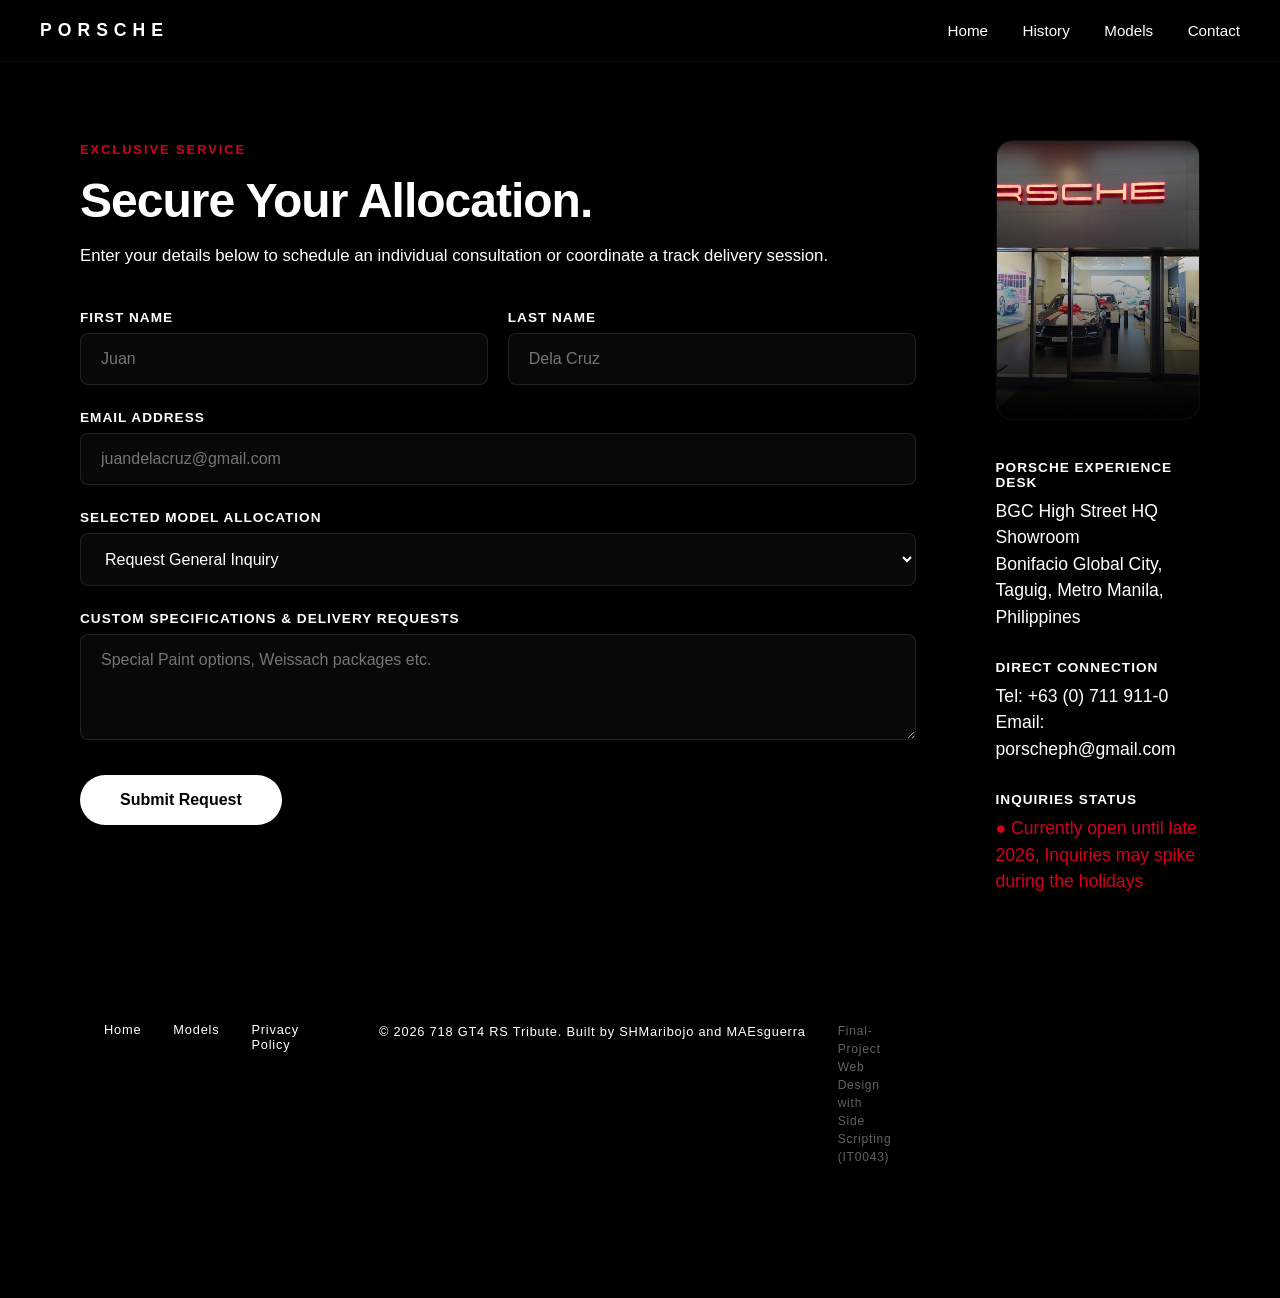
<file: contact.html>
<!DOCTYPE html>
<html lang="en">
<head>
    <meta charset="UTF-8">
    <meta name="viewport" content="width=device-width, initial-scale=1.0">
    <title>Porsche Consultation Desk</title>
    <link rel="stylesheet" href="homestyle.css">
</head>
<body>

    <header class="global-header">
            <div class="logo">PORSCHE</div>
        <nav class="nav-links">
            <a href="index.html">Home</a>
            <a href="history.html">History</a>
            <a href="models.html">Models</a>
            <a href="contact.html" class="active">Contact</a>
        </nav>
    </header>

    <main class="contact-page">
        <div class="contact-container">
            
            <section class="contact-form-section">
                <span class="tag">Exclusive Service</span>
                <h1>Secure Your Allocation.</h1>
                <p class="subtitle">Enter your details below to schedule an individual consultation or coordinate a track delivery session.</p>

                <form id="consultation-form" class="porsche-form">
                    <div class="input-row">
                        <div class="input-group">
                            <label for="first-name">First Name</label>
                            <input type="text" id="first-name" placeholder="Juan" required>
                        </div>
                        <div class="input-group">
                            <label for="last-name">Last Name</label>
                            <input type="text" id="last-name" placeholder="Dela Cruz" required>
                        </div>
                    </div>

                    <div class="input-group">
                        <label for="email">Email Address</label>
                        <input type="email" id="email" placeholder="juandelacruz@gmail.com" required>
                    </div>

                    <div class="input-group">
                        <label for="model-select">Selected Model Allocation</label>
                        <select id="model-select">
                            <option value="general">Request General Inquiry</option>
                            <option value="base">718 Cayman</option>
                            <option value="s">718 Cayman S</option>
                            <option value="boxster">718 Cayman Boxster</option>
                            <option value="gts 4.0">718 Cayman GTS 4.0</option>
                            <option value="spyder rs">718 Cayman Spyder RS</option>
                            <option value="gt4 rs"> 718 Cayman GT4 RS</option>
                        </select>
                    </div>

                    <div class="input-group">
                        <label for="message">Custom Specifications & Delivery Requests</label>
                        <textarea id="message" rows="4" placeholder="Special Paint options, Weissach packages etc. "></textarea>
                    </div>

                    <button type="submit" class="submit-btn">Submit Request</button>
                </form>
            </section>

            <section class="contact-details-section">
                <div class="showroom-visual">
                    <img src="showroom.webp" alt="Modern minimal Porsche showroom interior design" class="showroom-img">
                    <div class="visual-overlay"></div>
                </div>

                <div class="showroom-details">
                    <div class="detail-block">
                        <h3>Porsche Experience Desk</h3>
                        <p>BGC High Street HQ Showroom<br>Bonifacio Global City, Taguig, Metro Manila, Philippines</p>
                    </div>
                    <div class="detail-block">
                        <h3>Direct Connection</h3>
                        <p>Tel: +63 (0) 711 911-0<br>Email: porscheph@gmail.com</p>
                    </div>
                    <div class="detail-block">
                        <h3>Inquiries Status</h3>
                        <p class="status-indicator">● Currently open until late 2026, Inquiries may spike during the holidays</p>
                    </div>
                </div>
            </section>
             <footer class="porsche-footer">
    <div class="footer-container">
        <div class="footer-nav">
            <a href="index.html">Home</a>
            <a href="models.html">Models</a>
            <a href="#">Privacy Policy</a>
        </div>

        <hr class="footer-line">

        <div class="footer-legal">
            <p class="copyright">&copy; 2026 718 GT4 RS Tribute. Built by SHMaribojo and MAEsguerra</p>
            <p class="disclaimer">Final-Project Web Design with Side Scripting (IT0043) </p>
        </div>
    </div>
    </footer>

        </div>
    </main>

    <script>
        window.addEventListener('DOMContentLoaded', () => {
            const urlParams = new URLSearchParams(window.location.search);
            const modelParam = urlParams.get('model');
            if (modelParam) {
                const selectElement = document.getElementById('model-select');
                if (selectElement) {
                    selectElement.value = modelParam;
                }
            }
        })
    </script>
</body>
</html>
</file>
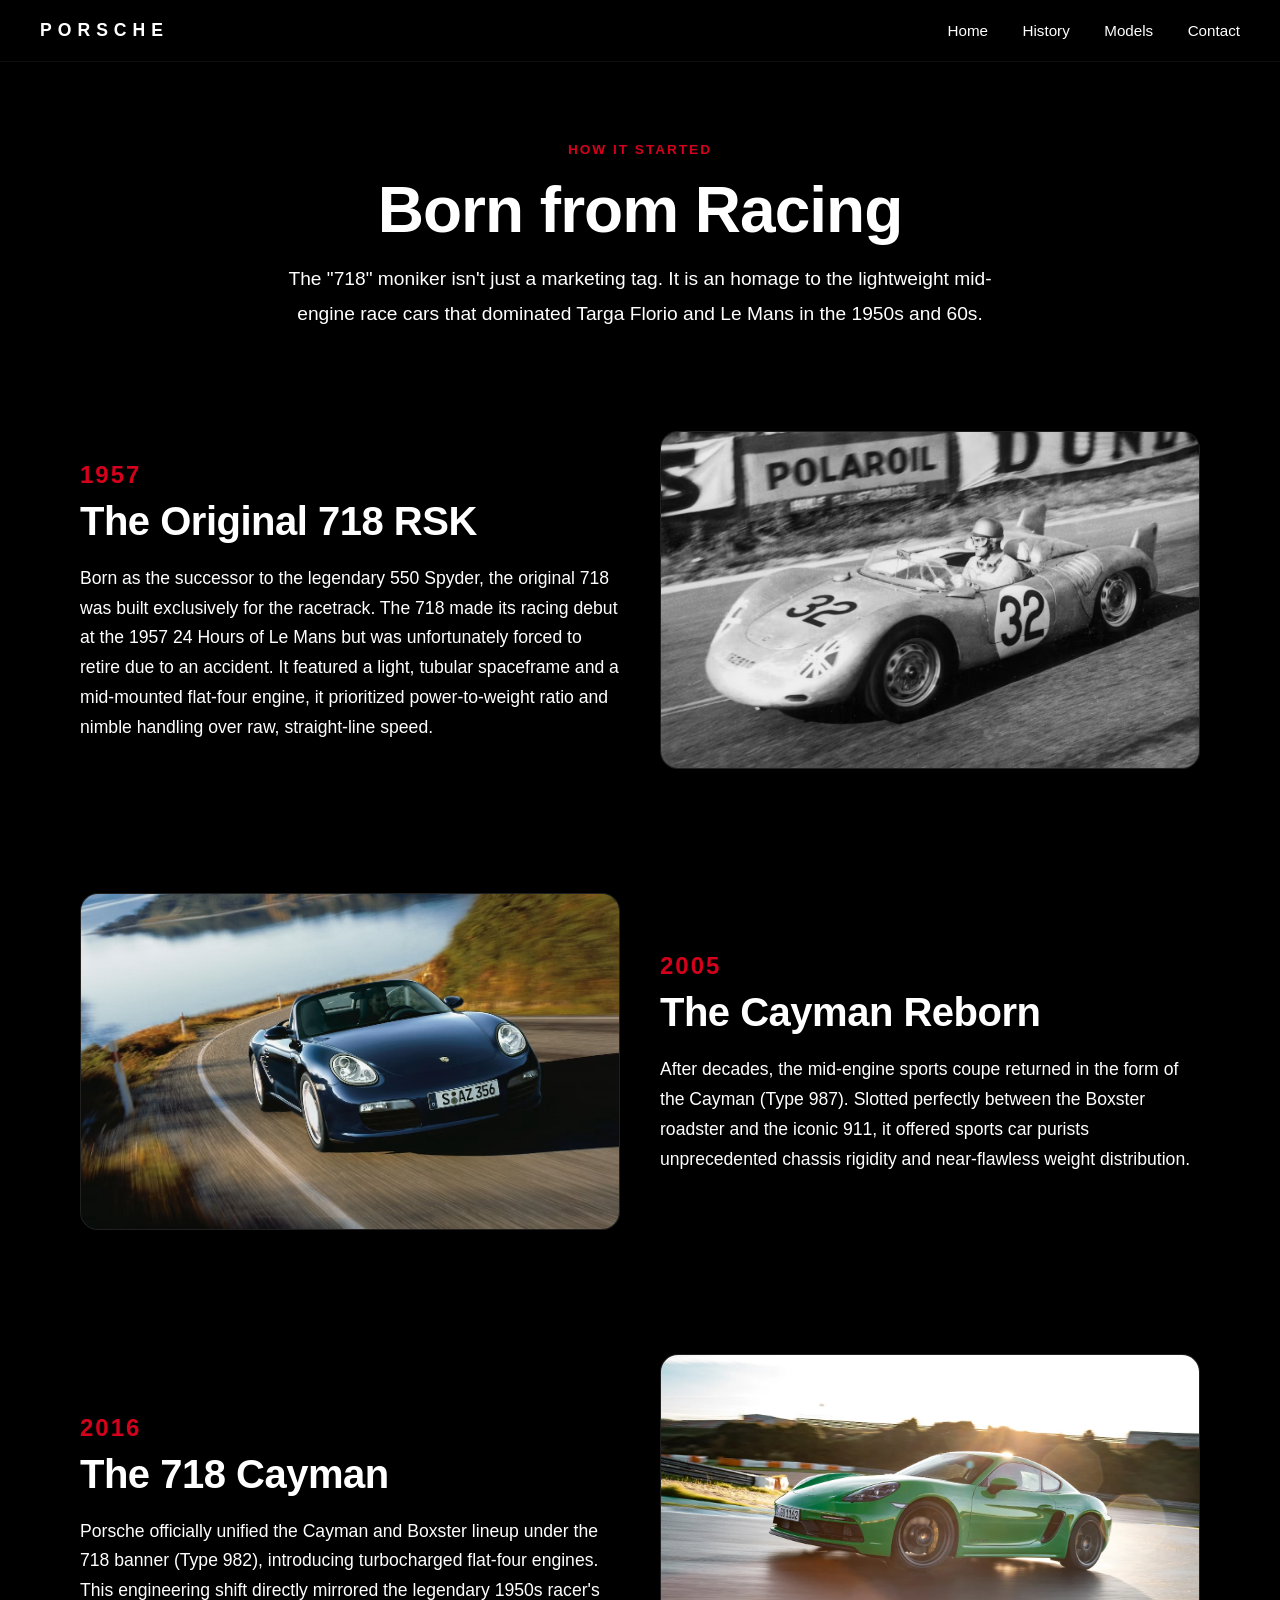
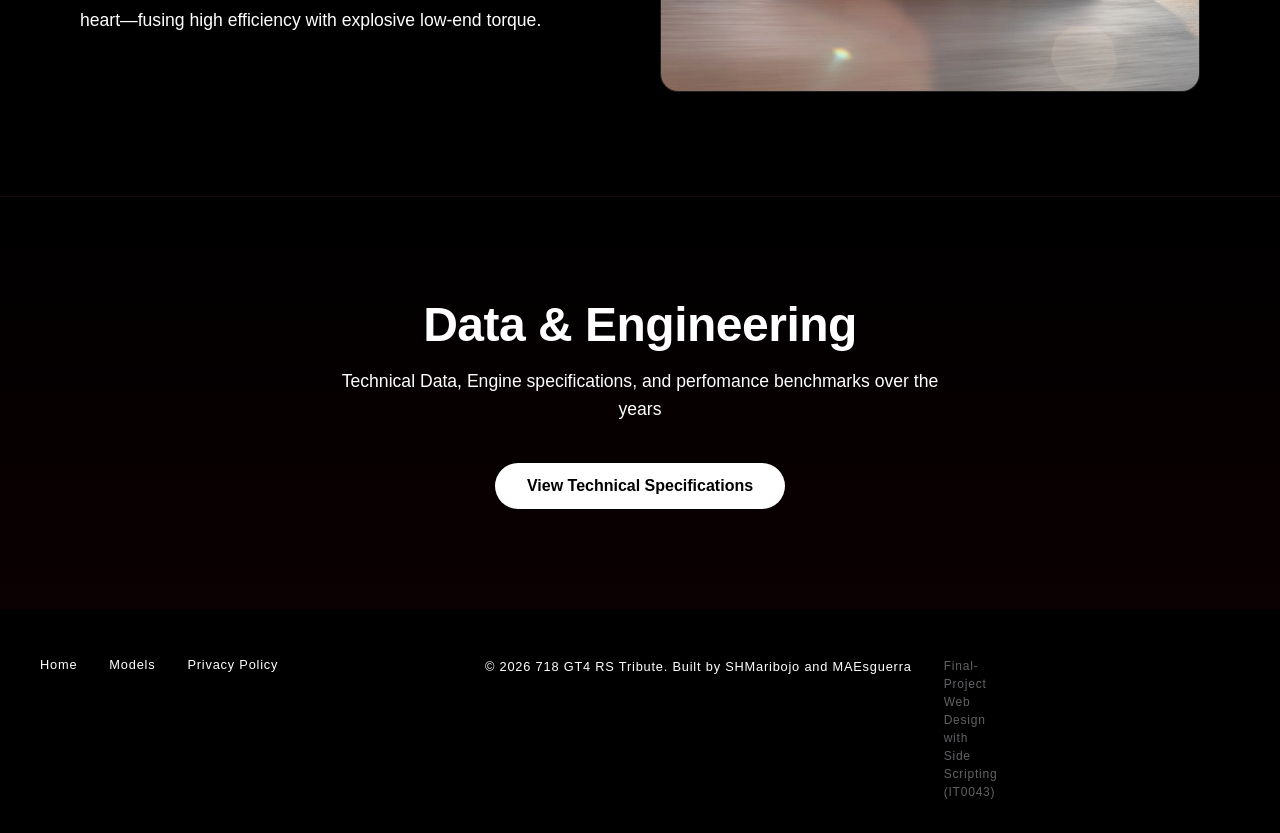
<file: history.html>
<!DOCTYPE html>
<html lang="en">
<head>
    <meta charset="UTF-8">
    <meta name="viewport" content="width=device-width, initial-scale=1.0">
    <title>Porsche 718 History</title>
    <link rel="stylesheet" href="homestyle.css">
</head>
<body>

    <header class="global-header">
        <div class="logo">PORSCHE</div>
        <nav class="nav-links">
            <a href="index.html">Home</a>
            <a href="history.html" class ="active"> History</a>
            <a href="models.html">Models</a>
            <a href="contact.html">Contact</a>    
        </nav>
    </header>

    <main class="history-page">
        <section class="history-hero">
            <span class="tag">How it started</span>
            <h1 class="history-main-title">Born from Racing</h1>
            <p class="history-intro">The "718" moniker isn't just a marketing tag. It is an homage 
                to the lightweight mid-engine race cars that dominated Targa Florio and Le Mans in the 1950s and 60s.</p>
        </section>

        <section class="timeline-container">
            <div class="timeline-row reveal">
                <div class="timeline-text">
                    <span class="era-year">1957</span>
                    <h3>The Original 718 RSK</h3>
                    <p>Born as the successor to the legendary 550 Spyder, the original 718 was built exclusively for the racetrack. The 718 made its racing debut at the 1957 24 Hours of Le Mans but was unfortunately forced to retire due to an accident.
                        It featured a light, tubular spaceframe and a mid-mounted flat-four engine, it prioritized power-to-weight ratio and nimble handling over raw, straight-line speed.</p>
                </div>
                <div class="timeline-visual">
                    <img src="oldporsche.avif" alt="1957 Porsche 718 RSK" class="history-img">
                </div>
            </div>

            <div class="timeline-row reveal reverse">
                <div class="timeline-text">
                    <span class="era-year">2005</span>
                    <h3>The Cayman Reborn</h3>
                    <p>After decades, the mid-engine sports coupe returned in the form of the Cayman (Type 987). Slotted perfectly between the Boxster roadster and the iconic 911, it offered sports car purists unprecedented chassis rigidity and near-flawless weight distribution.</p>
                </div>
                <div class="timeline-visual">
                    <img src="porsche.avif" alt="2005 Porsche Cayman 987" class="history-img">

                </div>
            </div>

            <div class="timeline-row reveal">
                <div class="timeline-text">
                    <span class="era-year">2016</span>
                    <h3>The 718 Cayman</h3>
                    <p>Porsche officially unified the Cayman and Boxster lineup under the 718 banner (Type 982), introducing turbocharged flat-four engines. 
                        This engineering shift directly mirrored the legendary 1950s racer's heart—fusing high efficiency with explosive low-end torque.</p>
                </div>
                <div class="timeline-visual">
                    <img src="newporsche.webp" alt= "2016 Porsche 718 Cayman" class = "history-img">
                </div>
            </div>

        </section>
    </main>
        <section class="history-footer-cta">
            <h2>Data & Engineering</h2>
            <p>Technical Data, Engine specifications, and perfomance benchmarks over the years</p>
            <a href="Specifications.html" class="ios-btn text-center">View Technical Specifications</a>
        </section>
       <footer class="porsche-footer">
    <div class="footer-container">
        <div class="footer-nav">
            <a href="index.html">Home</a>
            <a href="models.html">Models</a>
            <a href="#">Privacy Policy</a>
        </div>
        <div class="footer-legal">
            <p class="copyright">&copy; 2026 718 GT4 RS Tribute. Built by SHMaribojo and MAEsguerra</p>
            <p class="disclaimer">Final-Project Web Design with Side Scripting (IT0043) </p>
        </div>
    </div>
    </footer>
    </main>

    <script src="historyinteract.js"></script>
</body>
</html>
</file>
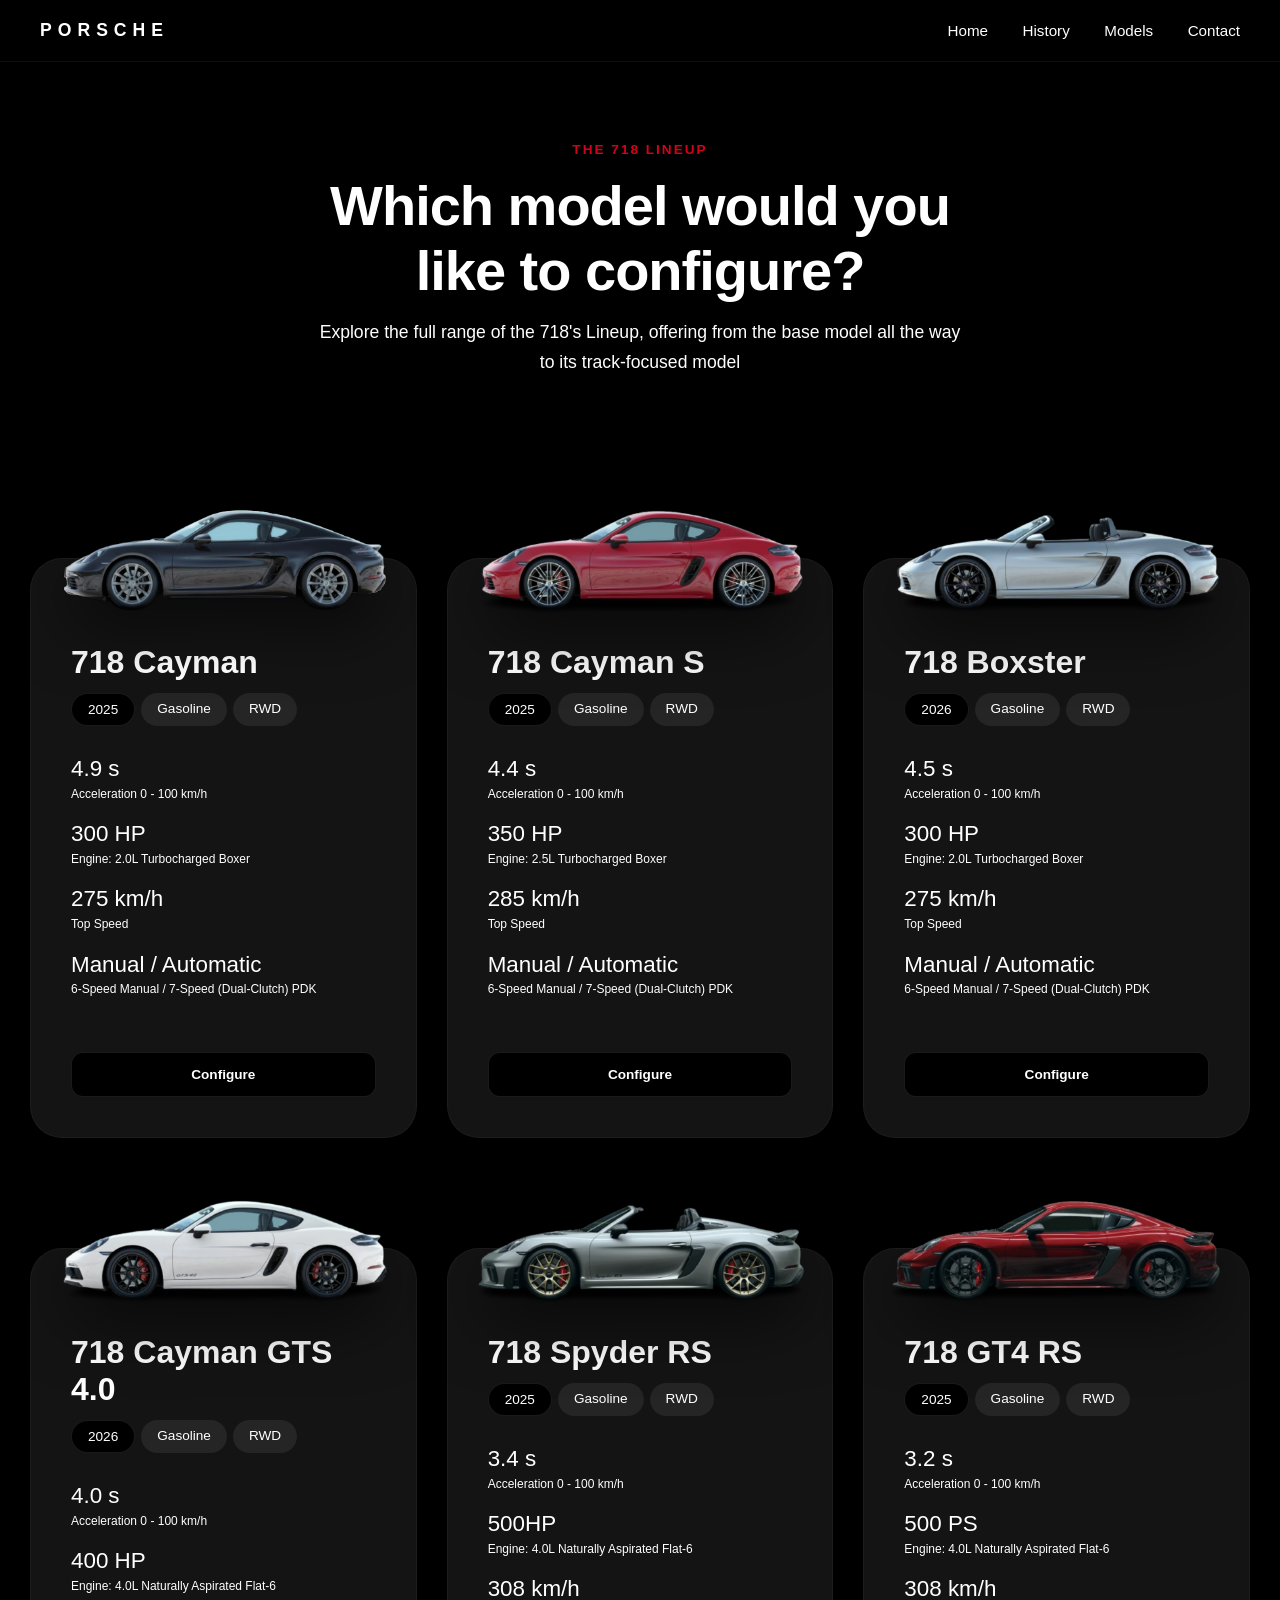
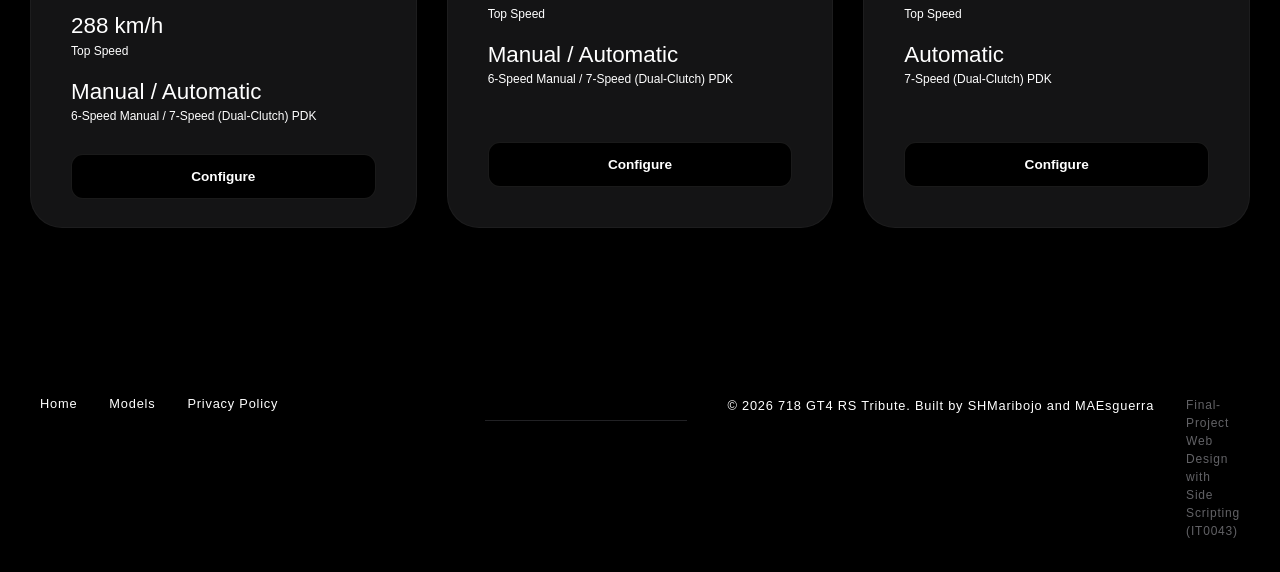
<file: models.html>
<!DOCTYPE html>
<html lang="en">
<head>
    <meta charset="UTF-8">
    <meta name="viewport" content="width=device-width, initial-scale=1.0">
    <title>Porsche 718 Cayman Models</title>
    <link rel="stylesheet" href="homestyle.css">
</head>
<body>

    <header class="global-header">
        <div class="logo">PORSCHE</div>
        <div class a href="home.html"></div>
        <nav class="nav-links">
            <a href="index.html">Home</a>
            <a href="history.html">History</a>
            <a href="models.html" class="active"> Models</a>
            <a href="contact.html">Contact</a>    
        </nav>
    </header>

    <main class="showroom-page">
    <section class="showroom-intro">
        <span class="tag">The 718 Lineup</span>
        <h1>Which model would you like to configure?</h1>
        <p>Explore the full range of the 718's Lineup, offering from the base model all the way to its track-focused model</p>
    </section>

    <section class="dealership-grid">
        
        <div class="dealer-card">
            <div class="car-visual-box-overflow">
                <img src="cayman.png" alt="Porsche 718 Cayman Base" class="car-render">
            </div>
                <div class="card-top-group"></div>
                <h2 class="card-title">718 Cayman</h2>
                <div class="badge-row">
                    <span class="pill-badge dark">2025</span>
                    <span class="pill-badge">Gasoline</span>
                    <span class="pill-badge">RWD</span>
                </div> 
                <div class="dealer-stats-list">
                    <div class="stat-item">
                        <span class="stat-value">4.9 s</span>
                        <span class="stat-desc">Acceleration 0 - 100 km/h</span>
                    </div>
                    <div class="stat-item">
                        <span class="stat-value">300 HP</span>
                        <span class="stat-desc">Engine: 2.0L Turbocharged Boxer</span>
                    </div>
                    <div class="stat-item">
                        <span class="stat-value">275 km/h</span>
                        <span class="stat-desc">Top Speed</span>
                    </div>
                    <div class="stat-item">
                        <span class="stat-value">Manual / Automatic </span>
                        <span class="stat-desc"> 6-Speed Manual / 7-Speed (Dual-Clutch) PDK</span>
                    </div>
                </div>
                <div class="card-actions">
                    <a href="about.html" class="btn-action primary">Configure</a>
                </div>
            </div>
        </div>

        <div class="dealer-card">
            <div class="car-visual-box-overflow">
                <img src="caymans.png" alt="Porsche 718 Cayman S" class="car-render">
            </div>
            <div class="card-content-body">
                <h2 class="card-title">718 Cayman S</h2>
                <div class="badge-row">
                    <span class="pill-badge dark">2025</span>
                    <span class="pill-badge">Gasoline</span>
                    <span class="pill-badge">RWD</span>
                </div>
                <div class="dealer-stats-list">
                    <div class="stat-item">
                        <span class="stat-value">4.4 s</span>
                        <span class="stat-desc">Acceleration 0 - 100 km/h</span>
                    </div>
                    <div class="stat-item">
                        <span class="stat-value">350 HP</span>
                        <span class="stat-desc">Engine: 2.5L Turbocharged Boxer</span>
                    </div>
                     <div class="stat-item">
                        <span class="stat-value">285 km/h</span>
                        <span class="stat-desc">Top Speed</span>
                    </div>
                    <div class="stat-item">
                        <span class="stat-value">Manual / Automatic </span>
                        <span class="stat-desc"> 6-Speed Manual / 7-Speed (Dual-Clutch) PDK</span>
                    </div>
                </div>
                <div class="card-actions">
                    <a href="about.html" class="btn-action primary">Configure</a>
                </div>
            </div>
        </div>

        <div class="dealer-card">
            <div class="car-visual-box-overflow">
                <img src="boxster.png" alt="Porsche 718 Cayman Boxster" class="car-render">
            </div>
            <div class="card-content-body">
                <h2 class="card-title">718 Boxster</h2>
                <div class="badge-row">
                    <span class="pill-badge dark">2026</span>
                    <span class="pill-badge">Gasoline</span>
                    <span class="pill-badge">RWD</span>
                </div>
                <div class="dealer-stats-list">
                  <div class="stat-item">
                        <span class="stat-value">4.5 s</span>
                        <span class="stat-desc">Acceleration 0 - 100 km/h</span>
                    </div>
                    <div class="stat-item">
                        <span class="stat-value">300 HP</span>
                        <span class="stat-desc">Engine: 2.0L Turbocharged Boxer</span>
                    </div>
                    <div class="stat-item">
                        <span class="stat-value">275 km/h</span>
                        <span class="stat-desc">Top Speed</span>
                    </div>
                    <div class="stat-item">
                        <span class="stat-value">Manual / Automatic </span>
                        <span class="stat-desc"> 6-Speed Manual / 7-Speed (Dual-Clutch) PDK</span>
                    </div>
                </div>
                <div class="card-actions">
                    <a href="about.html" class="btn-action primary">Configure</a>
                </div>
            </div>
        </div>

        <div class="dealer-card">
            <div class="car-visual-box-overflow">
                <img src="gts.png" alt="Porsche 718 Cayman GTS 4.0" class="car-render">
            </div>
            <div class="card-content-body">
                <h2 class="card-title">718 Cayman GTS 4.0</h2>
                <div class="badge-row">
                    <span class="pill-badge dark">2026</span>
                    <span class="pill-badge">Gasoline</span>
                    <span class="pill-badge">RWD</span>
                </div>
                <div class="dealer-stats-list">
                    <div class="stat-item">
                        <span class="stat-value">4.0 s</span>
                        <span class="stat-desc">Acceleration 0 - 100 km/h</span>
                    </div>
                   <div class="stat-item">
                        <span class="stat-value">400 HP</span>
                        <span class="stat-desc">Engine: 4.0L Naturally Aspirated Flat-6  </span>
                    </div>
                    <div class="stat-item">
                        <span class="stat-value">288 km/h</span>
                        <span class="stat-desc">Top Speed</span>
                    </div>
                    <div class="stat-item">
                        <span class="stat-value">Manual / Automatic </span>
                        <span class="stat-desc"> 6-Speed Manual / 7-Speed (Dual-Clutch) PDK</span>
                    </div>
                </div>
                <div class="card-actions">
                    <a href="about.html" class="btn-action primary">Configure</a>
                </div>
            </div>
        </div>

        <div class="dealer-card">
            <div class="car-visual-box-overflow">
                <img src="spyder.png" alt="Porsche 718 Spyder RS" class="car-render">
            </div>
            <div class="card-content-body">
                <h2 class="card-title">718 Spyder RS</h2>
                <div class="badge-row">
                    <span class="pill-badge dark">2025</span>
                    <span class="pill-badge">Gasoline</span>
                    <span class="pill-badge">RWD</span>
                </div>
                <div class="dealer-stats-list">
                    <div class="stat-item">
                        <span class="stat-value">3.4 s</span>
                        <span class="stat-desc">Acceleration 0 - 100 km/h</span>
                    </div>
                    <div class="stat-item">
                        <span class="stat-value">500HP </span>
                        <span class="stat-desc">Engine: 4.0L Naturally Aspirated Flat-6  </span>
                    </div>
                 <div class="stat-item">
                        <span class="stat-value">308 km/h</span>
                        <span class="stat-desc">Top Speed</span>
                    </div>
                    <div class="stat-item">
                        <span class="stat-value">Manual / Automatic </span>
                        <span class="stat-desc"> 6-Speed Manual / 7-Speed (Dual-Clutch) PDK</span>
                    </div>
                </div>
                <div class="card-actions">
                    <a href="about.html" class="btn-action primary">Configure</a>
                </div>
            </div>
        </div>

        <div class="dealer-card">
            <div class="car-visual-box-overflow">
                <img src="rs.png" alt="Porsche 718 Cayman GT4 RS" class="car-render">
            </div>
            <div class="card-content-body">
                <h2 class="card-title">718 GT4 RS</h2>
                <div class="badge-row">
                    <span class="pill-badge dark">2025</span>
                    <span class="pill-badge">Gasoline</span>
                    <span class="pill-badge">RWD</span>
                </div>
                <div class="dealer-stats-list">
                    <div class="stat-item">
                        <span class="stat-value">3.2 s</span>
                        <span class="stat-desc">Acceleration 0 - 100 km/h</span>
                    </div>
                    <div class="stat-item">
                        <span class="stat-value"> 500 PS</span>
                        <span class="stat-desc">Engine: 4.0L Naturally Aspirated Flat-6</span>
                    </div>
                <div class="stat-item">
                        <span class="stat-value">308 km/h</span>
                        <span class="stat-desc">Top Speed</span>
                    </div>
                    <div class="stat-item">
                        <span class="stat-value"> Automatic </span>
                        <span class="stat-desc"> 7-Speed (Dual-Clutch) PDK</span>
                    </div>
                </div>
                <div class="card-actions">
                    <a href="about.html" class="btn-action primary">Configure</a>
                </div>
            </div>
        </div>
    </section>
     <footer class="porsche-footer">
    <div class="footer-container">
        <div class="footer-nav">
            <a href="index.html">Home</a>
            <a href="models.html">Models</a>
            <a href="#">Privacy Policy</a>
        </div>

        <hr class="footer-line">

        <div class="footer-legal">
            <p class="copyright">&copy; 2026 718 GT4 RS Tribute. Built by SHMaribojo and MAEsguerra</p>
            <p class="disclaimer">Final-Project Web Design with Side Scripting (IT0043) </p>
        </div>
    </div>
    </footer>
    </main>
    <script src="modelinteract.js"></script>
</body>
</html>
</file>
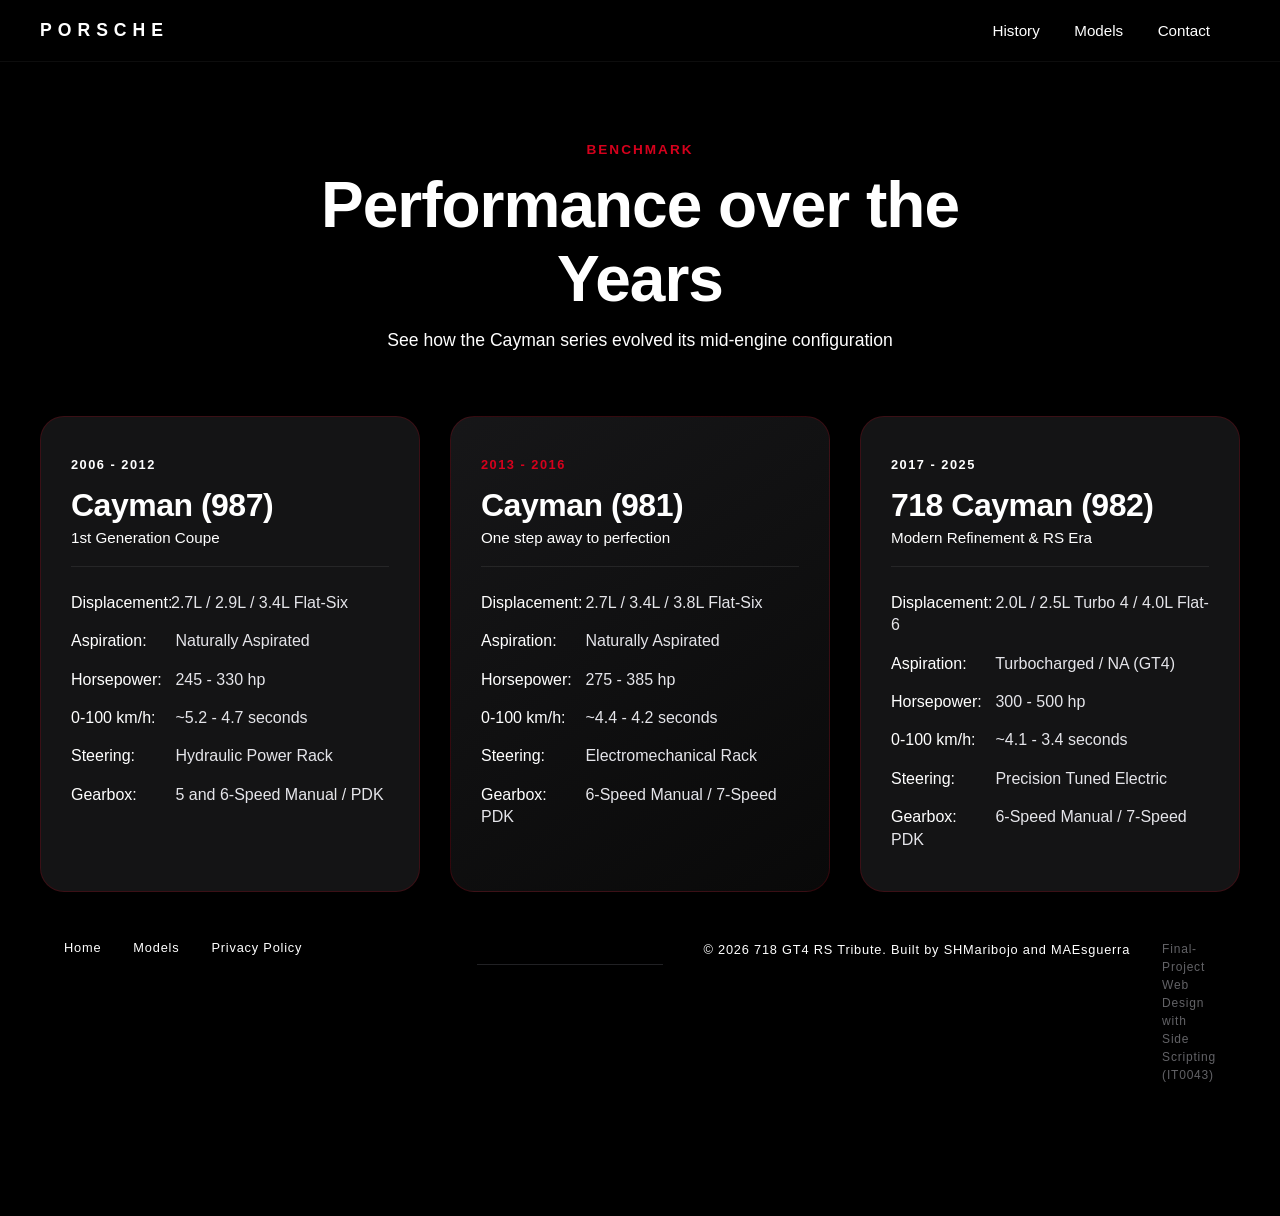
<file: Specifications.html>
<!DOCTYPE html>
<html lang="en">
<head>
    <meta charset="UTF-8">
    <meta name="viewport" content="width=device-width, initial-scale=1.0">
    <title>Porsche 718 Cayman Specifications</title>
    <link rel="stylesheet" href="homestyle.css">
</head>
<body>

    <header class="global-header">
        <div class="logo">PORSCHE</div>
        <nav class="nav-links">
            <a href="index.html"></a>
            <a href="history.html">History</a>
            <a href="models.html">Models</a>
            <a href="contact.html">Contact</a>    
            <a href="specs.html" class="active"></a>
        </nav>
    </header>

    <main class="specs-page">
        <section class="specs-hero">
            <span class="tag">Benchmark</span>
            <h1>Performance over the Years</h1>
            <p>See how the Cayman series evolved its mid-engine configuration</p>
        </section>

        <section class="specs-table-container">
            <div class="specs-matrix">
            
                <div class="spec-matrix-card">
                    <div class="card-header-tag">2006 - 2012</div>
                    <h2>Cayman (987)</h2>
                    <p class="chassis-code">1st Generation Coupe</p>
                    <div class="spec-divider"></div>
                    <ul class="spec-list">
                        <li><strong>Displacement:</strong>2.7L / 2.9L / 3.4L Flat-Six</li>
                        <li><strong>Aspiration:</strong> Naturally Aspirated</li>
                        <li><strong>Horsepower:</strong> 245 - 330 hp</li>
                        <li><strong>0-100 km/h:</strong> ~5.2 - 4.7 seconds</li>
                        <li><strong>Steering:</strong> Hydraulic Power Rack</li>
                        <li><strong>Gearbox:</strong> 5 and 6-Speed Manual / PDK</li>
                    </ul>
                </div>

                <div class="spec-matrix-card featured-card">
                    <div class="card-header-tag text-accent">2013 - 2016</div>
                    <h2>Cayman (981)</h2>
                    <p class="chassis-code">One step away to perfection</p>
                    <div class="spec-divider"></div>
                    <ul class="spec-list">
                        <li><strong>Displacement:</strong> 2.7L / 3.4L / 3.8L Flat-Six</li>
                        <li><strong>Aspiration:</strong> Naturally Aspirated</li>
                        <li><strong>Horsepower:</strong> 275 - 385 hp</li>
                        <li><strong>0-100 km/h:</strong> ~4.4 - 4.2 seconds</li>
                        <li><strong>Steering:</strong> Electromechanical Rack</li>
                        <li><strong>Gearbox:</strong> 6-Speed Manual / 7-Speed PDK</li>
                    </ul>
                </div>

                <div class="spec-matrix-card">
                    <div class="card-header-tag">2017 - 2025</div>
                    <h2>718 Cayman (982)</h2>
                    <p class="chassis-code">Modern Refinement & RS Era</p>
                    <div class="spec-divider"></div>
                    <ul class="spec-list">
                        <li><strong>Displacement:</strong> 2.0L / 2.5L Turbo 4 / 4.0L Flat-6</li>
                        <li><strong>Aspiration:</strong> Turbocharged / NA (GT4)</li>
                        <li><strong>Horsepower:</strong> 300 - 500 hp</li>
                        <li><strong>0-100 km/h:</strong> ~4.1 - 3.4 seconds</li>
                        <li><strong>Steering:</strong> Precision Tuned Electric</li>
                        <li><strong>Gearbox:</strong> 6-Speed Manual / 7-Speed PDK</li>
                    </ul>
                </div>
            </div>
             <footer class="porsche-footer">
    <div class="footer-container">
        <div class="footer-nav">
            <a href="index.html">Home</a>
            <a href="models.html">Models</a>
            <a href="#">Privacy Policy</a>
        </div>

        <hr class="footer-line">

        <div class="footer-legal">
            <p class="copyright">&copy; 2026 718 GT4 RS Tribute. Built by SHMaribojo and MAEsguerra</p>
            <p class="disclaimer">Final-Project Web Design with Side Scripting (IT0043) </p>
        </div>
    </div>
    </footer>
        </section>
    </main>

    <script src="homeinteract.js"></script>
</body>
</html>
</file>
<file: homestyle.css>
:root {
    --bg-dark: #000000;
    --bg-card: rgba(25, 25, 27, 0.8);
    --text-main: #ffffff;
    --text-muted: #ffffff; 
    --accent: #d5001c;     
    --ios-blur: blur(20px);
    --spring-transition: all 0.6s cubic-bezier(0.16, 1, 0.3, 1); 
}

html {
    scroll-behavior: smooth; 
}

* {
    box-sizing: border-box;
    margin: 0;
    padding: 0;
}

body {
    background-color: var(--bg-dark);
    color: var(--text-main);
    font-family: -apple-system, BlinkMacSystemFont, "Segoe UI", Roboto, sans-serif;
    overflow-x: hidden;
    antialiased: true;
}

/*Transparent Design, inspired by iOS 26*/

.global-header {
    position: fixed;
    top: 0;
    left: 0;
    width: 100%;
    z-index: 1000;
    display: flex;
    justify-content: space-between;
    align-items: center;
    padding: 20px 40px;
    background: rgba(0, 0, 0, 0.4);
    backdrop-filter: var(--ios-blur); 
    border-bottom: 1px solid rgba(255, 255, 255, 0.05);
    transition: var(--spring-transition);
}

.logo {
    font-weight: 800;
    letter-spacing: 6px;
    font-size: 1.1rem;
}

.nav-links a {
    color: var(--text-muted);
    text-decoration: none;
    margin-left: 30px;
    font-size: 0.95rem;
    font-weight: 500;
    transition: var(--spring-transition);
}

.nav-links a:hover, .nav-links a.active {
    color: var(--text-main);
}
.cayman-gallery-section {
    padding: 100px 5%;
    background-color: #0b0b0b; 
    display: flex;
    flex-direction: column;
    align-items: center;
}

.gallery-header {
    text-align: center;
    margin-bottom: 50px;
}

.gallery-subtitle {
    color: var(--text-muted, #888);
    font-size: 0.9rem;
    text-transform: uppercase;
    letter-spacing: 3px;
    display: block;
    margin-bottom: 10px;
}

.gallery-title {
    color: var(--text-main, #ffffff);
    font-size: 2.5rem;
    font-weight: 600;
}

.cayman-gallery-grid {
    display: grid;
    grid-template-columns: repeat(auto-fit, minmax(300px, 1fr));
    grid-auto-rows: 250px;
    gap: 20px;
    width: 100%;
    max-width: 1200px;
}

.gallery-item {
    position: relative;
    overflow: hidden;
    border-radius: 12px;
    background-color: #1a1a1a;
}

.gallery-item img {
    width: 100%;
    height: 100%;
    object-fit: cover;
    transition: transform 0.6s cubic-bezier(0.25, 1, 0.5, 1);
}

@media (min-width: 768px) {
    .gallery-item.wide {
        grid-column: span 2;
    }
    .gallery-item.tall {
        grid-row: span 2;
        height: 100%;
    }
}

.gallery-overlay {
    position: absolute;
    top: 0;
    left: 0;
    width: 100%;
    height: 100%;
    background: linear-gradient(to top, rgba(0, 0, 0, 0.8) 0%, rgba(0, 0, 0, 0) 60%);
    display: flex;
    align-items: flex-end;
    padding: 25px;
    opacity: 0;
    transition: opacity 0.4s ease;
}

.gallery-overlay span {
    color: #ffffff;
    font-size: 1.1rem;
    font-weight: 500;
    transform: translateY(15px);
    transition: transform 0.4s ease;
}


.gallery-item:hover img {
    transform: scale(1.08); 
}

.gallery-item:hover .gallery-overlay {
    opacity: 1;
}

.gallery-item:hover .gallery-overlay span {
    transform: translateY(0);
}

.hero-section {
    position: relative;
    height: 100vh;
    display: flex;
    flex-direction: column;
    justify-content: center;
    align-items: center;
    text-align: center;
}

.hero-video-container {
    position: absolute;
    top: 0;
    left: 0;
    width: 100%;
    height: 100vh;
    z-index: -1;
}

.hero-bg {
    width: 100%;
    height: 100%;
    object-fit: cover;
    transform: scale(1.05); 
    transition: transform 1.5s cubic-bezier(0.16, 1, 0.3, 1);
}

.hero-overlay {
    position: absolute;
    top: 0;
    left: 0;
    width: 100%;
    height: 100%;
    background: linear-gradient(to bottom, rgba(0,0,0,0.2) 0%, rgba(0,0,0,0.8) 100%);
}

.hero-content {
    z-index: 10;
    opacity: 0;
    transform: translateY(30px);
    animation: iosFadeUp 1.2s cubic-bezier(0.16, 1, 0.3, 1) forwards 0.3s;
}

.hero-subtitle {
    font-size: 1.2rem;
    letter-spacing: 4px;
    text-transform: uppercase;
    color: var(--text-muted);
    margin-bottom: 10px;
}

.hero-title {
    font-size: 4rem;
    font-weight: 700;
    letter-spacing: -1px;
    margin-bottom: 30px;
}

.ios-btn {
    background: var(--text-main);
    color: var(--bg-dark);
    border: none;
    padding: 14px 32px;
    font-size: 1rem;
    font-weight: 600;
    border-radius: 30px;
    cursor: pointer;
    transition: var(--spring-transition);
}

.ios-btn:hover {
    transform: scale(1.05);
    background: #f5f5f7;
}

.ios-btn:active {
    transform: scale(0.98); 
}

.scroll-indicator {
    position: absolute;
    bottom: 30px;
    font-size: 2rem;
    animation: bounce 2s infinite;
    color: var(--text-muted);
}

.details-section {
    min-height: 100vh;
    background-color: var(--bg-dark);
    display: flex;
    align-items: center;
    padding: 100px 40px;
}

.details-container {
    max-width: 1100px;
    margin: 0 auto;
    display: grid;
   grid-template-columns: 1fr; 
    gap: 60px;
    width: 100%;
}

@media (min-width: 768px) {
    .details-container {
        grid-template-columns: 1.5fr 1fr;
    }
}

.tag {
    color: var(--accent);
    text-transform: uppercase;
    letter-spacing: 2px;
    font-size: 0.85rem;
    font-weight: 700;
}

.text-block h2 {
    font-size: 3rem;
    margin: 15px 0 25px 0;
    letter-spacing: -0.5px;
}

.text-block p {
    color: var(--text-muted);
    font-size: 1.2rem;
    line-height: 1.8;
}

.stats-grid {
    display: flex;
    flex-direction: column;
    gap: 20px;
    justify-content: center;
}

.stat-card {
    background: var(--bg-card);
    backdrop-filter: var(--ios-blur);
    padding: 30px;
    border-radius: 18px; 
    border: 1px solid rgba(255, 255, 255, 0.03);
}

.stat-num {
    display: block;
    font-size: 3.5rem;
    font-weight: 700;
    letter-spacing: -2px;
}

.stat-label {
    color: var(--text-muted);
    font-size: 0.9rem;
    text-transform: uppercase;
    letter-spacing: 1px;
}

/*Overall Animation*/
@keyframes iosFadeUp {
    to {
        opacity: 1;
        transform: translateY(0);
    }
}

@keyframes bounce {
    0%, 20%, 50%, 80%, 100% { transform: translateY(0); }
    40% { transform: translateY(-10px); }
    60% { transform: translateY(-5px); }
}

/*History Page Style*/
.history-page {
    padding-top: 140px; 
    background-color: var(--bg-dark);
}

.history-hero {
    text-align: center;
    max-width: 800px;
    margin: 0 auto 100px auto;
    padding: 0 20px;
}

.history-main-title {
    font-size: 4rem;
    font-weight: 700;
    letter-spacing: -1px;
    margin: 15px 0;
}

.history-intro {
    color: var(--text-muted);
    font-size: 1.2rem;
    line-height: 1.8;
}

/* Timeline Layout Rows */
.timeline-container {
    max-width: 1200px;
    margin: 0 auto;
    padding: 0 40px 100px 40px;
    display: flex;
    flex-direction: column;
    gap: 120px;
}

.timeline-row {
    display: grid;
    grid-template-columns: 1fr;
    gap: 40px;
    align-items: center;
}

@media (min-width: 768px) {
    .timeline-row {
        grid-template-columns: 1fr 1fr;
    }
    
    .timeline-row.reverse {
        direction: rtl; 
    }
    
    .timeline-row.reverse .timeline-text {
        direction: ltr; 
    }
}

.era-year {
    color: var(--accent);
    font-size: 1.5rem;
    font-weight: 800;
    letter-spacing: 2px;
}

.timeline-text h3 {
    font-size: 2.5rem;
    margin: 10px 0 20px 0;
    letter-spacing: -0.5px;
}

.timeline-text p {
    color: var(--text-muted);
    font-size: 1.1rem;
    line-height: 1.7;
}

.image-placeholder {
    width: 100%;
    aspect-ratio: 16 / 10;
    background: var(--bg-card);
    border: 1px solid rgba(255, 255, 255, 0.05);
    border-radius: 18px;
    display: flex;
    justify-content: center;
    align-items: center;
    color: var(--text-muted);
    font-size: 0.9rem;
    backdrop-filter: var(--ios-blur);
}

.reveal {
    opacity: 0;
    transform: translateY(40px);
    transition: var(--spring-transition);
    transition-duration: 1s;
}

.reveal.active {
    opacity: 1;
    transform: translateY(0);
}
.history-img {
    width: 100%;
    aspect-ratio: 16 / 10;
    object-fit: cover;
    border-radius: 18px;
    border: 1px solid rgba(255, 255, 255, 0.05);
    background: var(--bg-card);
    backdrop-filter: var(--ios-blur);
    box-shadow: 0 20px 40px rgba(0, 0, 0, 0.5);
    transition: var(--spring-transition);
}

.history-img:hover {
    transform: scale(1.02);
    border-color: rgba(213, 0, 28, 0.2);
}

/*Specification Page Style*/
.specs-page {
    padding-top: 140px;
    background-color: var(--bg-dark);
}

.specs-hero {
    text-align: center;
    max-width: 800px;
    margin: 0 auto 60px auto;
    padding: 0 20px;
}

.specs-hero h1 {
    font-size: 4rem;
    font-weight: 700;
    letter-spacing: -1px;
    margin: 10px 0;
}

.specs-hero p {
    color: var(--text-muted);
    font-size: 1.1rem;
    line-height: 1.7;
}

.specs-table-container {
    max-width: 1500px;
    margin: 0 auto;
    padding: 0 40px 100px 40px;
}

.specs-matrix {
    display: grid;
    grid-template-columns: 1fr;
    gap: 30px;
}

@media (min-width: 992px) {
    .specs-matrix {
        grid-template-columns: repeat(3, 1fr);
    }
}

.spec-matrix-card {
    background: var(--bg-card);
    backdrop-filter: var(--ios-blur);
    border: 1px solid rgba(213, 0, 28, 0.2);
    border-radius: 24px;
    padding: 40px 30px;
    transition: var(--spring-transition);
}

.spec-matrix-card:hover {
    transform: translateY(-8px);
    border-color: rgba(213, 0, 28, 0.2);
    box-shadow: 0 30px 60px rgba(0, 0, 0, 0.6);
}

.featured-card {
    border-color: rgba(213, 0, 28, 0.2);
    background: linear-gradient(145deg, rgba(25, 25, 27, 0.9) 0%, rgba(10, 10, 10, 0.9) 100%);
}

.stat-card:hover {
    background-color: var(--accent); 
    border-color: rgba(213, 0, 28, 0.2); 
    transform: translateY(-4px);
}

.card-header-tag {
    font-size: 0.8rem;
    font-weight: 700;
    letter-spacing: 1.5px;
    text-transform: uppercase;
    color: var(--text-muted);
    margin-bottom: 15px;
}

.text-accent {
    color: var(--accent);
}

.spec-matrix-card h2 {
    font-size: 2rem;
    font-weight: 700;
    letter-spacing: -0.5px;
}

.chassis-code {
    font-size: 0.95rem;
    color: var(--text-muted);
    margin: 5px 0 20px 0;
}

.spec-divider {
    height: 1px;
    background: rgba(255, 255, 255, 0.08);
    margin-bottom: 25px;
}

.spec-list {
    list-style: none;
    display: flex;
    flex-direction: column;
    gap: 16px;
}

.spec-list li {
    font-size: 1rem;
    color: #e5e5ea; 
    line-height: 1.4;
}

.spec-list li strong {
    color: var(--text-muted);
    font-weight: 500;
    display: inline-block;
    width: 100px; 
}
.history-footer-cta {
    text-align: center;
    padding: 100px 20px;
    background: linear-gradient(to top, rgba(213, 0, 28, 0.05) 0%, transparent 100%); 
    border-top: 1px solid rgba(255, 255, 255, 0.05);
}

.history-footer-cta h2 {
    font-size: 3rem;
    margin-bottom: 15px;
    letter-spacing: -0.5px;
}

.history-footer-cta p {
    color: var(--text-muted);
    max-width: 600px;
    margin: 0 auto 40px auto;
    font-size: 1.1rem;
    line-height: 1.6;
}

.text-center {
    display: inline-block;
    text-decoration: none;
}

/*Models page style*/
.models-page {
    padding-top: 100px;
    background-color: var(--bg-dark);
    min-height: 100vh;
}

.model-showcase {
    min-height: 70vh;
    display: flex;
    align-items: center;
    padding: 60px 40px;
    border-bottom: 1px solid rgba(255, 255, 255, 0.05);
    background: radial-gradient(circle at 80% 50%, rgba(213, 0, 28, 0.05) 0%, transparent 60%);
}

.showcase-content {
    max-width: 1200px;
    margin: 0 auto;
    display: grid;
    grid-template-columns: 1fr;
    gap: 50px;
    align-items: center;
    width: 100%;
}

@media (min-width: 992px) {
    .showcase-content {
        grid-template-columns: 1.2fr 1.5fr;
    }
}

.showcase-text h1 {
    font-size: 3.5rem;
    font-weight: 700;
    letter-spacing: -1px;
    margin: 15px 0 25px 0;
}

.showcase-text p {
    color: var(--text-muted);
    font-size: 1.15rem;
    line-height: 1.8;
    margin-bottom: 40px;
}

.showcase-mini-specs {
    display: grid;
    grid-template-columns: repeat(3, 1fr);
    gap: 20px;
}

.mini-spec {
    border-left: 2px solid var(--accent);
    padding-left: 15px;
}

.mini-val {
    display: block;
    font-size: 1.8rem;
    font-weight: 700;
    color: var(--text-main);
}

.mini-label {
    font-size: 0.8rem;
    color: var(--text-muted);
    text-transform: uppercase;
    letter-spacing: 1px;
}

.showcase-visual {
    display: flex;
    justify-content: center;
    align-items: center;
}

.active-model-img {
    width: 100%;
    max-height: 400px;
    object-fit: contain;
    filter: drop-shadow(0 20px 40px rgba(0, 0, 0, 0.6));
    animation: imageSlideIn 0.8s cubic-bezier(0.16, 1, 0.3, 1) forwards;
}

@keyframes imageSlideIn {
    0% {
        opacity: 0;
        transform: translateX(40px);
    }
    100% {
        opacity: 1;
        transform: translateX(0);
    }
}

.model-selection-section {
    padding: 80px 40px;
    max-width: 1200px;
    margin: 0 auto;
}

.section-header {
    margin-bottom: 40px;
}

.section-header h2 {
    font-size: 2.5rem;
    margin-bottom: 10px;
}

.section-header p {
    color: var(--text-muted);
}

.model-selector-grid {
    display: grid;
    grid-template-columns: repeat(auto-fit, minmax(250px, 1fr));
    gap: 20px;
}

.model-select-card {
    background: var(--bg-card);
    border: 1px solid rgba(255, 255, 255, 0.03);
    border-radius: 18px;
    padding: 30px;
    cursor: pointer;
    position: relative;
    overflow: hidden;
    height: 180px;
    display: flex;
    flex-direction: column;
    justify-content: space-between;
    transition: var(--spring-transition);
}

.model-select-card .model-card-info h3 {
    font-size: 1.3rem;
    margin-bottom: 5px;
    font-weight: 600;
}

.model-select-card .model-card-info span {
    color: var(--text-muted);
    font-size: 0.9rem;
}

.model-select-card.active, .model-select-card:hover {
    background: var(--accent);
    transform: translateY(-5px);
}

.model-select-card.active .model-card-info span,
.model-select-card:hover .model-card-info span {
    color: rgba(255, 255, 255, 0.8);
}

/*Showroom style layout page*/
.showroom-page {
    padding-top: 140px;
    background-color: var(--bg-dark);
    min-height: 100vh;
}

.showroom-intro {
    text-align: center;
    max-width: 700px;
    margin: 0 auto 60px auto;
    padding: 0 20px;
}

.showroom-intro h1 {
    font-size: 3.5rem;
    margin: 15px 0;
    letter-spacing: -1px;
}

.showroom-intro p {
    color: var(--text-muted);
    font-size: 1.1rem;
    line-height: 1.7;
}

.dealership-grid {
    max-width: 1320px;
    margin: 0 auto;
    padding: 120px 30px 120px 30px; 
    display: grid;
    
    /*Strictly locks layout to 3 equal-width columns on desktop*/
    grid-template-columns: repeat(3, 1fr); 
    
    gap: 110px 30px; 
    justify-content: center;
}

/*Individual Card Structure*/
.dealer-card {
    background: var(--bg-card);
    backdrop-filter: var(--ios-blur);
    border: 1px solid rgba(255, 255, 255, 0.04);
    border-radius: 32px;
    position: relative;
    display: flex;
    flex-direction: column;
    width: 100%;
    max-width: 440px; 
    height: 580px;    
    padding: 0 40px 40px 40px;
    margin: 0 auto;
    transition: var(--spring-transition);
}


.car-visual-box-overflow {
    position: relative;
    width: 100%;
    height: 160px;
    margin-top: -85px; 
    margin-bottom: 10px;
    display: flex;
    justify-content: center;
    align-items: center;
    pointer-events: none;
    z-index: 10;
}

.car-render {
    width: auto;
    height: auto;
    max-width: 115%;  
    max-height: 100%; 
    transform: scale(1.35);
    object-fit: contain;
    filter: drop-shadow(0 15px 25px rgba(0, 0, 0, 0.6));
    transition: var(--spring-transition);
}

.card-content-body {
    display: flex;
    flex-direction: column;
    justify-content: flex-start;
    height: 100%;
}

.card-title {
    font-size: 2rem;
    font-weight: 600;
    margin-bottom: 12px;
}

.badge-row {
    display: flex;
    flex-wrap: wrap;
    gap: 6px;
    margin-bottom: 30px;
}

.pill-badge {
    background: rgba(255, 255, 255, 0.07);
    color: var(--text-main);
    padding: 8px 16px;
    border-radius: 20px;
    font-size: 0.85rem;
    font-weight: 500;
}

.pill-badge.dark {
    background: #000000;
    color: #ffffff;
    border: 1px solid rgba(255, 255, 255, 0.1);
}

.dealer-stats-list {
    display: flex;
    flex-direction: column;
    gap: 20px;
    margin-bottom: 30px;
    text-align: left;
}

.stat-item {
    display: flex;
    flex-direction: column;
    gap: 4px;
    margin: 0;
    padding: 0;
}

.stat-value {
    font-size: 1.4rem;
    font-weight: 500;
    color: var(--text-main);
    margin: 0;
    padding: 0;
    line-height: 1.2;
    display: block;

}

.stat-desc {
    font-size: 0.75rem;
    color: var(--text-muted);
    margin: 0;
    padding: 0;
    line-height: 1.2;
    display: block;
}


.card-actions {
    margin-top: auto;
    display: flex;
    width: 100%;
    margin-top: auto;
    justify-content: center;
}

.btn-action {
    text-align: center;
    padding: 14px 0;
    width: 100%;
    display: block;
    border-radius: 12px;
    font-size: 0.85rem;
    font-weight: 600;
    text-decoration: none;
    transition: all 0.25s ease
}

.btn-action.primary {
    background: #000000;
    color: #ffffff;
    border: 1px solid rgba(255, 255, 255, 0.1);
}

.dealer-card:hover {
    transform: translateY(-5px);
    box-shadow: 0 30px 60px rgba(0, 0, 0, 0.6);
}

.dealer-card:hover .car-render {
    transform: translateY(-5px) scale(1.45);
}

@media (max-width: 1024px) {
    .dealership-grid {
        grid-template-columns: repeat(2, 1fr); /*2 Columns on Tablet*/
        gap: 110px 30px;
    }
}

@media (max-width: 768px) {
    .dealership-grid {
        grid-template-columns: 1fr; /*1 Column on Mobile*/
        gap: 100px 0;
    }
}

/*Porsche Showroom, Contact page layout and style*/
.contact-page {
    padding-top: 140px;
    background-color: var(--bg-dark);
    min-height: 100vh;
    display: flex;
    align-items: center;
    justify-content: center;
}

.contact-container {
    max-width: 1200px;
    width: 100%;
    margin: 0 auto;
    padding: 0 40px 100px 40px;
    display: grid;
    grid-template-columns: 1.2fr 1fr;
    gap: 80px;
    align-items: flex-start;
}

@media (max-width: 992px) {
    .contact-container {
        grid-template-columns: 1fr;
        gap: 60px;
        padding: 0 20px 80px 20px;
    }
}

.contact-form-section .tag {
    font-size: 0.8rem;
    color: var(--accent);
    text-transform: uppercase;
    letter-spacing: 2px;
    font-weight: 600;
}

.contact-form-section h1 {
    font-size: 3rem;
    margin: 15px 0;
    letter-spacing: -1px;
}

.contact-form-section .subtitle {
    color: var(--text-muted);
    font-size: 1.05rem;
    line-height: 1.6;
    margin-bottom: 40px;
}

.porsche-form {
    display: flex;
    flex-direction: column;
    gap: 25px;
}

.input-row {
    display: grid;
    grid-template-columns: 1fr 1fr;
    gap: 20px;
}

@media (max-width: 576px) {
    .input-row {
        grid-template-columns: 1fr;
    }
}

.input-group {
    display: flex;
    flex-direction: column;
    gap: 8px;
}

.input-group label {
    font-size: 0.85rem;
    text-transform: uppercase;
    letter-spacing: 1px;
    color: var(--text-muted);
    font-weight: 600;
}

.porsche-form input,
.porsche-form select,
.porsche-form textarea {
    background: rgba(255, 255, 255, 0.03);
    border: 1px solid rgba(255, 255, 255, 0.1);
    border-radius: 8px;
    padding: 16px 20px;
    color: var(--text-main);
    font-size: 1rem;
    font-family: inherit;
    transition: var(--spring-transition);
}

.porsche-form input:focus,
.porsche-form select:focus,
.porsche-form textarea:focus {
    outline: none;
    border-color: rgba(255, 255, 255, 0.4);
    background: rgba(255, 255, 255, 0.05);
}

.porsche-form select option {
    background-color: var(--bg-card);
    color: var(--text-main);
}

.submit-btn {
    align-self: flex-start;
    background: var(--text-main);
    color: var(--bg-dark);
    font-weight: 600;
    padding: 16px 40px;
    border: none;
    border-radius: 30px;
    font-size: 1rem;
    cursor: pointer;
    transition: var(--spring-transition);
    margin-top: 10px;
}

.submit-btn:hover {
    transform: translateY(-2px);
    opacity: 0.95;
    box-shadow: 0 10px 25px rgba(255, 255, 255, 0.1);
}

.showroom-visual {
    position: relative;
    border-radius: 16px;
    overflow: hidden;
    height: 280px;
    margin-bottom: 40px;
    border: 1px solid rgba(255, 255, 255, 0.05);
}

.showroom-img {
    width: 100%;
    height: 100%;
    object-fit: cover;
}

.visual-overlay {
    position: absolute;
    top: 0;
    left: 0;
    width: 100%;
    height: 100%;
    background: linear-gradient(to bottom, rgba(0,0,0,0) 30%, var(--bg-dark) 100%);
}

.showroom-details {
    display: flex;
    flex-direction: column;
    gap: 30px;
}

.detail-block h3 {
    font-size: 0.85rem;
    text-transform: uppercase;
    letter-spacing: 1px;
    color: var(--text-muted);
    margin-bottom: 8px;
    font-weight: 600;
}

.detail-block p {
    font-size: 1.1rem;
    line-height: 1.5;
    color: var(--text-main);
}

.status-indicator {
    color: var(--accent) !important;
    font-weight: 500;
}
.details-section {
    position: relative;
    width: 100%;
    min-height: 80vh; 
    overflow: hidden;
    display: flex;
    align-items: center;
    padding: 80px 0;
}

/*Background video of the Home page*/
.video-bg {
    position: absolute;
    top: 0;
    left: 0;
    width: 100%;
    height: 100%;
    object-fit: cover; 
    z-index: 1;
}

.video-overlay {
    position: absolute;
    top: 0;
    left: 0;
    width: 100%;
    height: 100%;
    background: rgba(0, 0, 0, 0.65); 
    z-index: 2;
}


.details-container {
    position: relative;
    z-index: 3; 
    width: 90%;
    max-width: 1200px;
    margin: 0 auto;
}

/*Engine Sound Section*/
.engine-sound-section {
    width: 100%;
    background-color: #0b0b0b;
    padding: 60px 5%;
    display: flex;
    justify-content: center;
    border-top: 1px solid #1a1a1a;
}

.sound-card-container {
    width: 100%;
    max-width: 1100px;
    background: linear-gradient(135deg, #141414 0%, #0d0d0d 100%);
    border: 1px solid #222;
    border-radius: 16px;
    padding: 40px;
    display: flex;
    flex-direction: column; 
    gap: 30px;
}

.sound-info {
    max-width: 100%;
}

.sound-tag {
    color: #e30613; 
    font-size: 0.75rem;
    text-transform: uppercase;
    letter-spacing: 2px;
    font-weight: 600;
    display: block;
    margin-bottom: 8px;
}

.sound-title {
    color: #ffffff;
    font-size: 1.8rem;
    font-weight: 600;
    margin: 0 0 10px 0;
}

.sound-desc {
    color: #888;
    font-size: 0.9rem;
    line-height: 1.5;
    margin: 0;
}

.sound-controls-row {
    display: flex;
    flex-direction: row;
    gap: 15px;
    width: 100%;
    flex-wrap: wrap; 
}

.play-engine-btn {
    flex: 1; 
    min-width: 200px;
    background-color: #1a1a1a;
    color: #ffffff;
    border: 1px solid #333;
    padding: 16px 24px;
    font-size: 0.95rem;
    font-weight: 600;
    border-radius: 30px;
    cursor: pointer;
    display: flex;
    align-items: center;
    justify-content: center;
    gap: 12px;
    transition: all 0.3s cubic-bezier(0.25, 1, 0.5, 1);
}

.play-engine-btn:hover {
    background-color: #ffffff;
    color: #000000;
    transform: translateY(-2px);
    box-shadow: 0 6px 20px rgba(255, 255, 255, 0.1);
}

.play-engine-btn.playing {
    background-color: #e30613;
    color: #ffffff;
    border-color: #e30613;
    animation: pulse-glow 2s infinite alternate;
}

@keyframes pulse-glow {
    0% { box-shadow: 0 0 10px rgba(227, 6, 19, 0.3); }
    100% { box-shadow: 0 0 20px rgba(227, 6, 19, 0.6); }
}

@media (max-width: 768px) {
    .sound-controls-row {
        flex-direction: column;
    }
    .play-engine-btn {
        width: 100%;
    }
}
/*Footer*/
.site-footer {
    background-color: #111111; 
    color: #e0e0e0;
    padding: 3rem 2rem 1.5rem 2rem;
    font-family: Arial, sans-serif; 
    margin-top: auto; 
}

.footer-container {
    max-width: 1200px;
    margin: 0 auto;
    display: grid;
    grid-template-columns: 2fr 1fr 1fr;
    gap: 2.5rem;
}

.footer-brand h3 {
    color: #ffffff;
    font-size: 1.5rem;
    margin-bottom: 1rem;
    letter-spacing: 1px;
    text-transform: uppercase;
}

.footer-brand p {
    font-size: 0.9rem;
    line-height: 1.6;
    color: #a0a0a0;
}

.footer-links h4, 
.footer-specs h4 {
    color: #ffffff;
    font-size: 1.1rem;
    margin-bottom: 1rem;
    text-transform: uppercase;
    letter-spacing: 0.5px;
}

.footer-links ul, 
.footer-specs ul {
    list-style: none;
    padding: 0;
    margin: 0;
}

.footer-links ul li, 
.footer-specs ul li {
    margin-bottom: 0.7rem;
    font-size: 0.9rem;
}

.footer-links ul li a {
    color: #a0a0a0;
    text-decoration: none;
    transition: color 0.3s ease;
}

.footer-links ul li a:hover {
    color: #d50000; 
}

.footer-specs ul li {
    color: #888888;
}

.footer-divider {
    border: 0;
    height: 1px;
    background: #2c2c2c;
    margin: 2.5rem auto 1.5rem auto;
    max-width: 1200px;
}

.footer-bottom {
    max-width: 1200px;
    margin: 0 auto;
    display: flex;
    justify-content: space-between;
    align-items: center;
    font-size: 0.8rem;
    color: #666666;
}

.stuttgart-nod {
    font-style: italic;
}

@media (max-width: 768px) {
    .footer-container {
        grid-template-columns: 1fr;
        gap: 2rem;
        text-align: center;
    }

    .footer-bottom {
        flex-direction: column;
        gap: 0.7rem;
        text-align: center;
    }
}

/*Footer Style*/
.porsche-footer {
    background-color: #000000; 
    color: #919194; 
    padding: 3rem 1.5rem 2rem 1.5rem;
    font-family: "Segoe UI", Roboto, Helvetica, Arial, sans-serif;
    font-size: 0.8rem;
    letter-spacing: 0.05rem;
}

.footer-container {
    max-width: 1200px;
    margin: 0 auto;
}


.footer-nav {
    display: flex;
    gap: 2rem;
    margin-bottom: 1.5rem;
}

.footer-nav a {
    color: #ffffff; 
    text-decoration: none;
    font-weight: 500;
    transition: color 0.2s ease;
}

.footer-nav a:hover {
    color: #919194; 
}

.footer-line {
    border: 0;
    height: 1px;
    background-color: #212124; 
    margin: 1.5rem 0;
}

.footer-legal {
    display: flex;
    justify-content: space-between;
    align-items: flex-start;
    gap: 2rem;
    line-height: 1.5;
}

.footer-legal .copyright {
    color: #ffffff;
    font-weight: 500;
    white-space: nowrap;
}

.footer-legal .disclaimer {
    font-size: 0.75rem;
    color: #626266; 
    max-width: 700px;
}


@media (max-width: 768px) {
    .footer-nav {
        flex-direction: column;
        gap: 1rem;
    }
    
    .footer-legal {
        flex-direction: column;
        gap: 1rem;
    }
}
</file>
